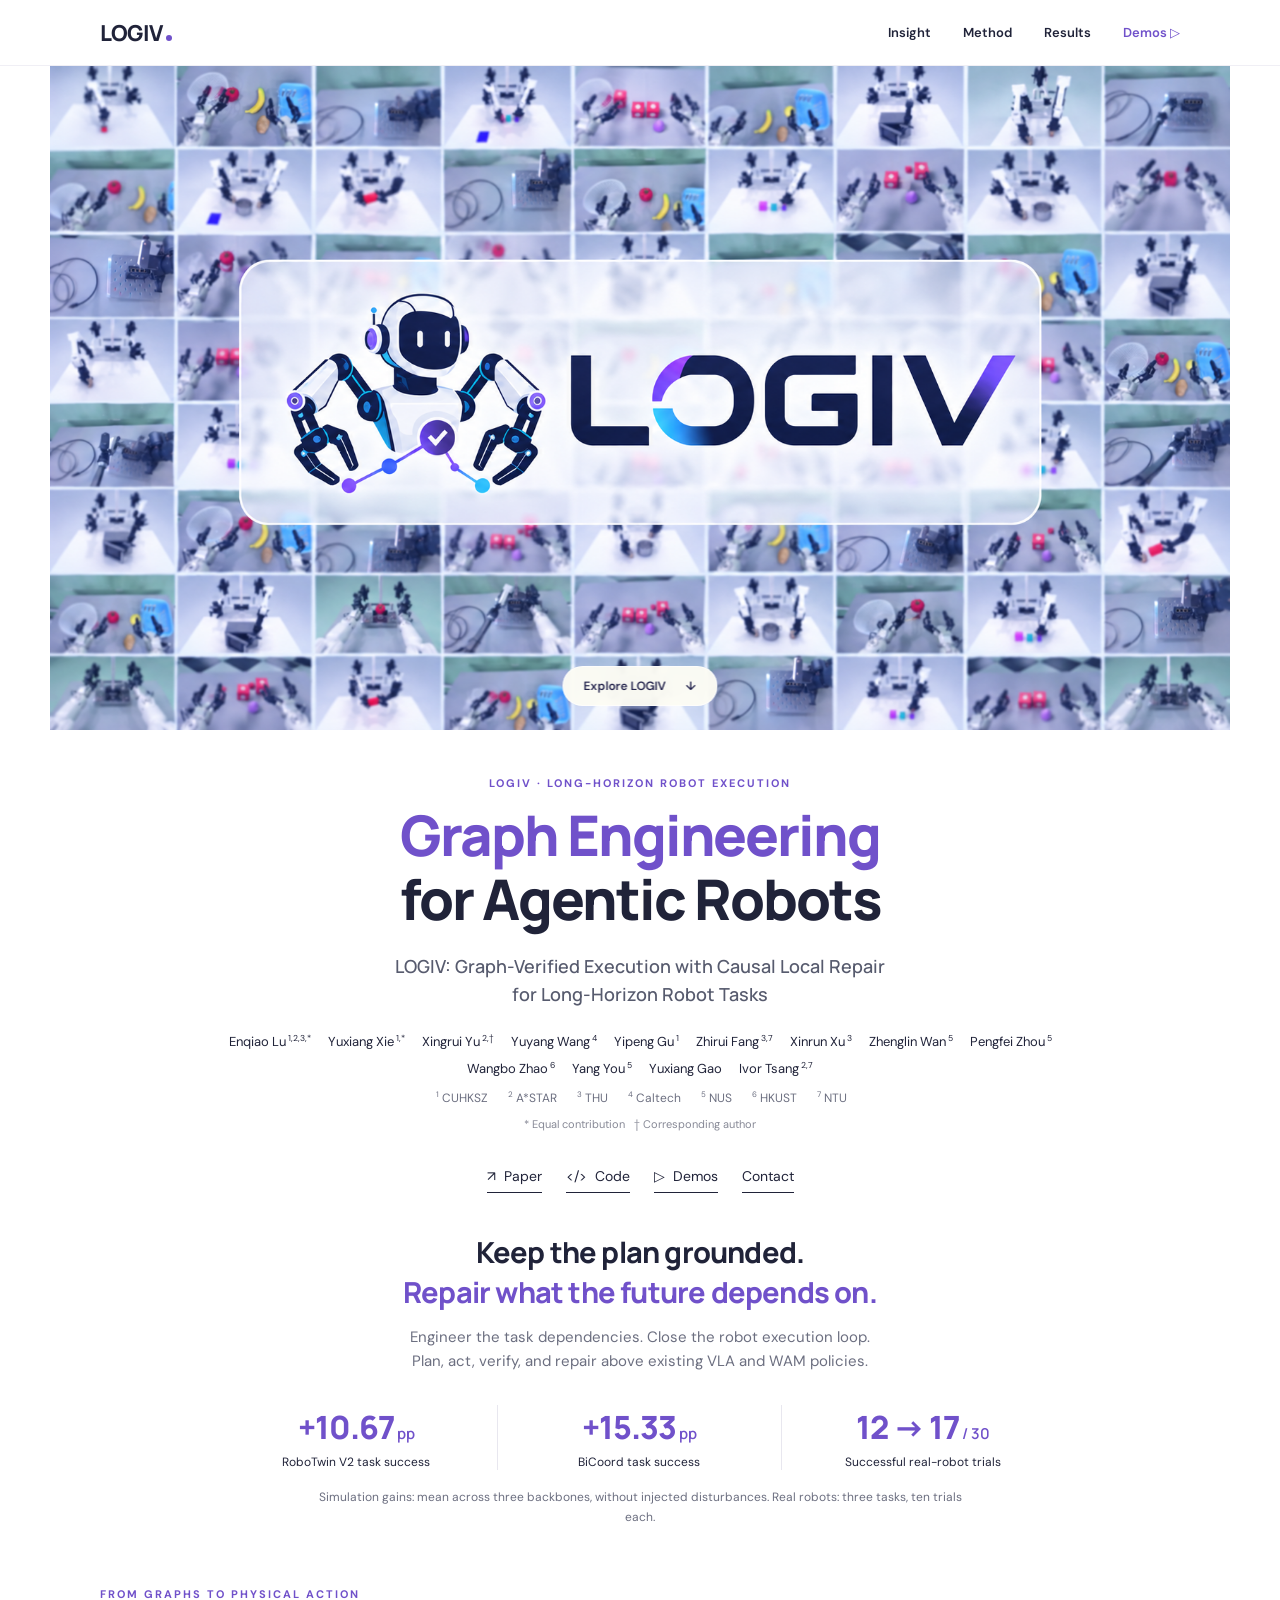
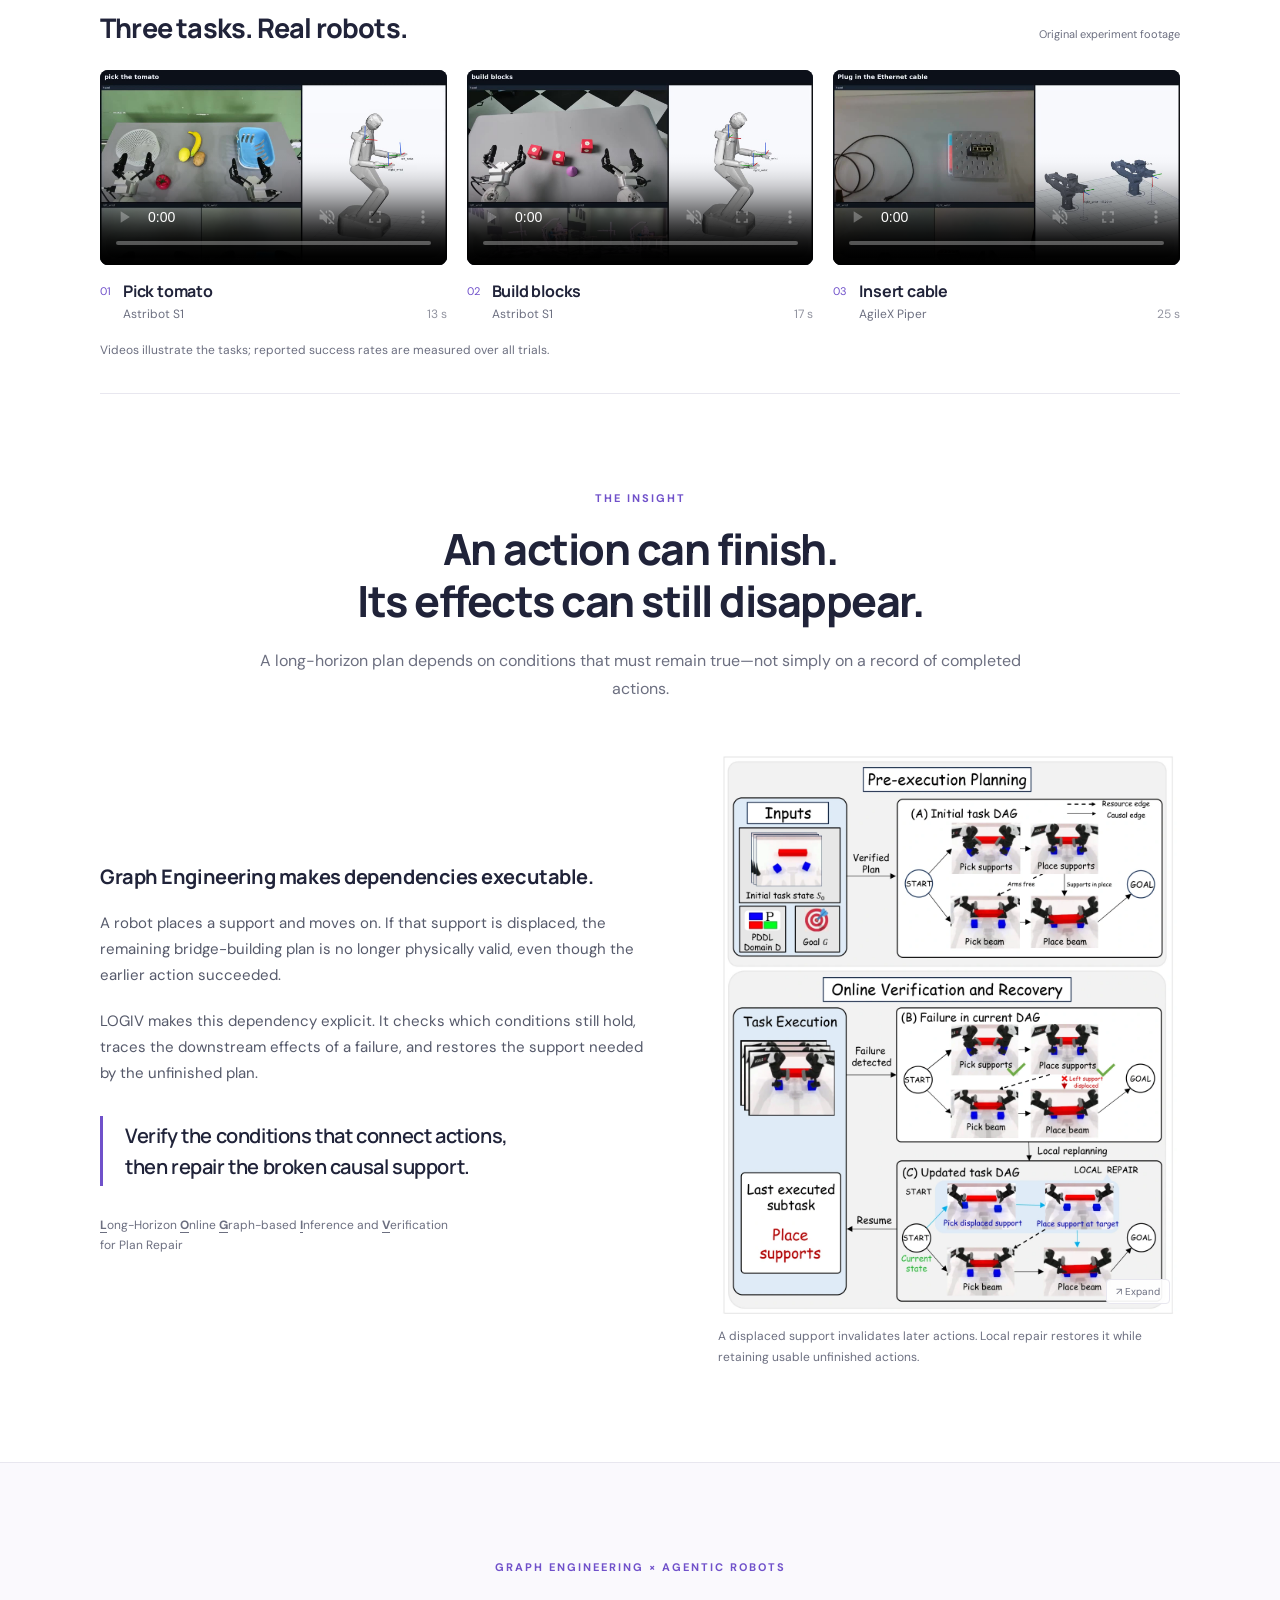
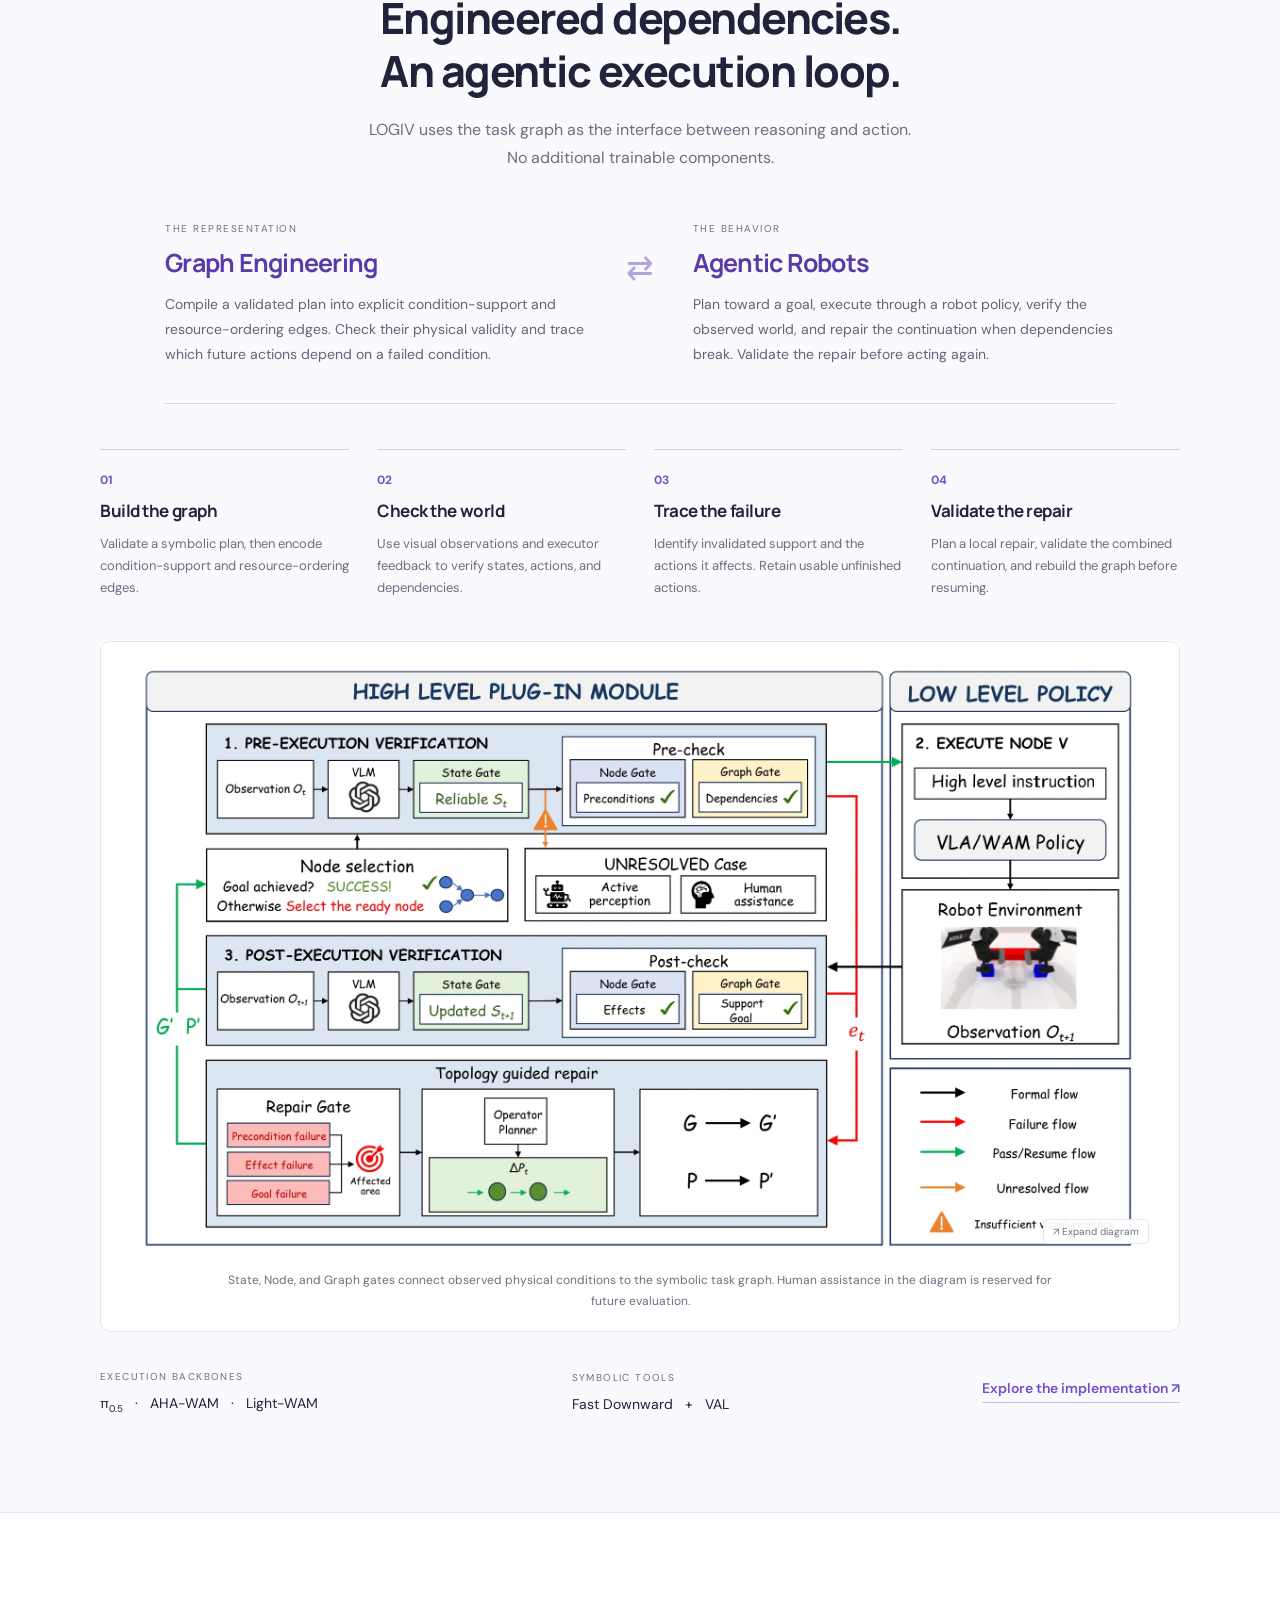
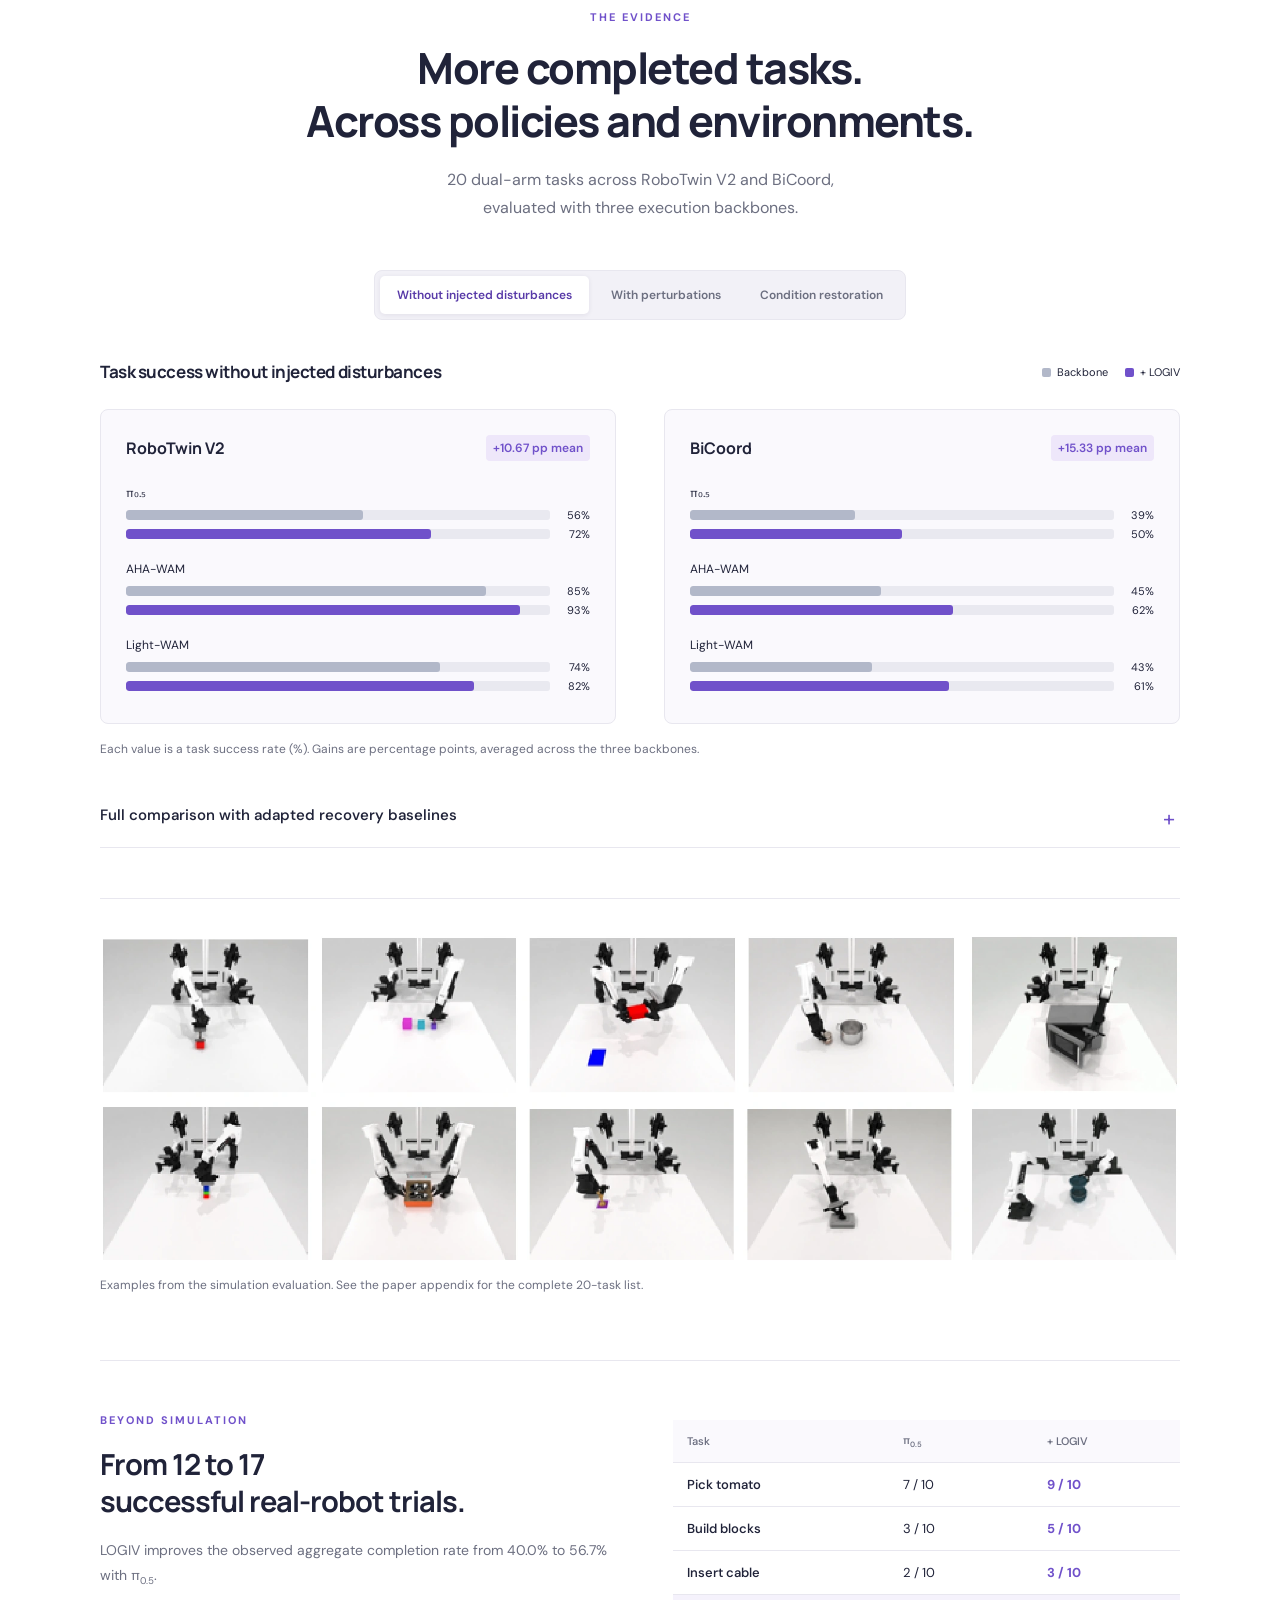
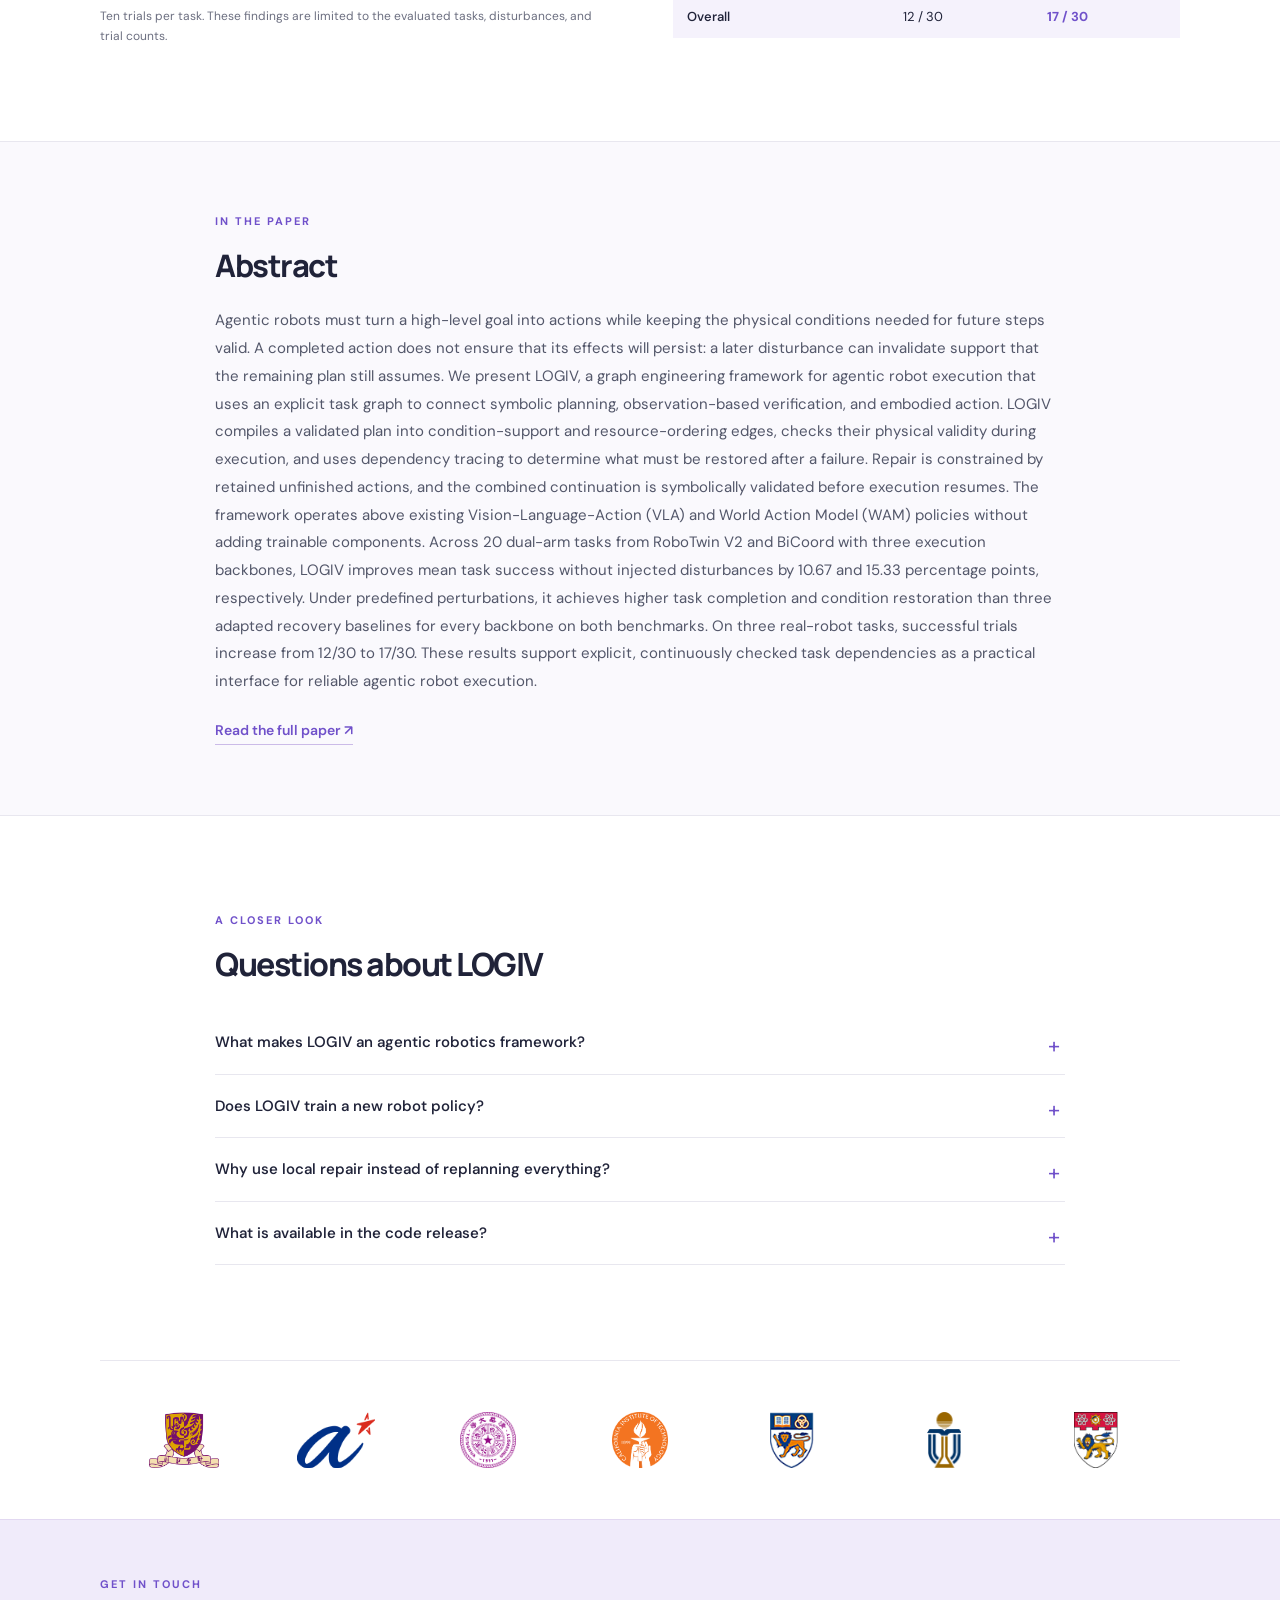
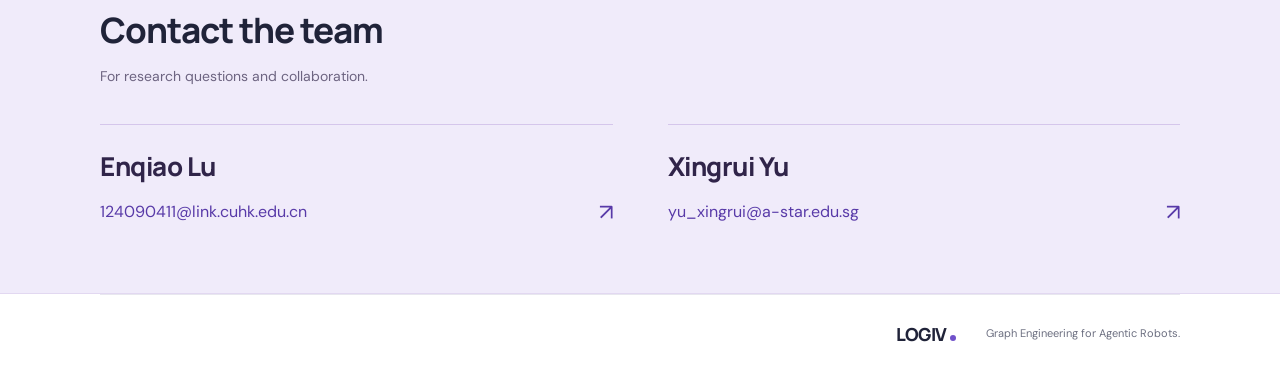
<file: index.html>
<!doctype html>
<html lang="en">
<head>
  <meta charset="utf-8">
  <meta name="viewport" content="width=device-width, initial-scale=1">
  <link rel="canonical" href="https://enqiao-lu.github.io/logiv-project/">
  <meta name="theme-color" content="#faf9ff">
  <title>LOGIV — Graph Engineering for Agentic Robots</title>
  <meta name="description" content="LOGIV connects symbolic planning, observation-based verification, and causal local repair for reliable long-horizon robot execution.">
  <meta property="og:title" content="LOGIV — Graph Engineering for Agentic Robots">
  <meta property="og:description" content="Keep the plan grounded. Repair what the future depends on.">
  <meta property="og:image" content="https://enqiao-lu.github.io/logiv-project/assets/logiv-logo.png">
  <link rel="icon" href="assets/logiv-logo.png" type="image/png">
  <link rel="stylesheet" href="styles.css">
  <script src="script.js" defer></script>
</head>
<body>
<a class="skip" href="#main">Skip to content</a>
<header class="site-header">
  <nav class="nav wrap" aria-label="Main navigation">
    <a class="wordmark" href="#top" aria-label="LOGIV home">LOGIV<span class="wordmark-dot"></span></a>
    <div class="nav-links"><a href="#insight">Insight</a><a href="#method">Method</a><a href="#results">Results</a><a href="#demos">Demos <span aria-hidden="true">▷</span></a></div>
  </nav>
</header>
<main id="main">
  <section class="hero wrap" id="top" aria-labelledby="paper-title">
    <div class="poster-hero"><img class="hero-logo" src="assets/logiv-logo.png" alt="LOGIV robot and graph logo over a collage of manipulation tasks" width="1672" height="941" fetchpriority="high"><a class="poster-scroll" href="#project-intro">Explore LOGIV <span aria-hidden="true">↓</span></a></div>
    <p class="eyebrow" id="project-intro">LOGIV · Long-horizon robot execution</p>
    <h1 class="concept-title"><span>Graph Engineering</span><br>for <span>Agentic Robots</span></h1>
    <p class="paper-subtitle" id="paper-title">LOGIV: Graph-Verified Execution with Causal Local Repair<br class="desktop-break"> for Long-Horizon Robot Tasks</p>
    <div class="authors" aria-label="Authors">
      <span>Enqiao Lu<sup>1,2,3,*</sup></span><span>Yuxiang Xie<sup>1,*</sup></span><span>Xingrui Yu<sup>2,†</sup></span><span>Yuyang Wang<sup>4</sup></span><span>Yipeng Gu<sup>1</sup></span><span>Zhirui Fang<sup>3,7</sup></span><span>Xinrun Xu<sup>3</sup></span><span>Zhenglin Wan<sup>5</sup></span><span>Pengfei Zhou<sup>5</sup></span><span>Wangbo Zhao<sup>6</sup></span><span>Yang You<sup>5</sup></span><span>Yuxiang Gao</span><span>Ivor Tsang<sup>2,7</sup></span>
    </div>
    <p class="affiliations"><span><sup>1</sup> CUHKSZ</span><span><sup>2</sup> A*STAR</span><span><sup>3</sup> THU</span><span><sup>4</sup> Caltech</span><span><sup>5</sup> NUS</span><span><sup>6</sup> HKUST</span><span><sup>7</sup> NTU</span></p>
    <p class="author-note">* Equal contribution &nbsp; † Corresponding author</p>
    <div class="resource-links"><a href="assets/LOGIV-paper.pdf" target="_blank" rel="noopener"><span aria-hidden="true">↗</span> Paper</a><a href="https://github.com/Enqiao-Lu/LOGIV" target="_blank" rel="noopener"><span aria-hidden="true">&lt;/&gt;</span> Code</a><a href="#demos"><span aria-hidden="true">▷</span> Demos</a><a href="#contact">Contact</a></div>
    <h2 class="hero-message">Keep the plan grounded.<br><span>Repair what the future depends on.</span></h2>
    <p class="hero-description">Engineer the task dependencies. Close the robot execution loop.<br class="desktop-break"> Plan, act, verify, and repair above existing VLA and WAM policies.</p>
    <div class="hero-stats" aria-label="Selected results"><div><strong>+10.67<span> pp</span></strong><span>RoboTwin V2 task success</span></div><div><strong>+15.33<span> pp</span></strong><span>BiCoord task success</span></div><div><strong>12 → 17<span> / 30</span></strong><span>Successful real-robot trials</span></div></div>
    <p class="fine-print">Simulation gains: mean across three backbones, without injected disturbances. Real robots: three tasks, ten trials each.</p>
  </section>

  <section class="demos wrap" id="demos" aria-labelledby="demos-title">
    <div class="section-inline"><div><p class="eyebrow">From graphs to physical action</p><h2 id="demos-title">Three tasks. Real robots.</h2></div><span class="section-aside">Original experiment footage</span></div>
    <div class="video-grid">
      <figure><div class="video-shell"><video controls playsinline muted preload="metadata" poster="assets/tomato-poster.jpg" aria-label="Pick tomato demonstration"><source src="assets/tomato.mp4" type="video/mp4"><a href="assets/tomato.mp4">Download pick tomato video</a></video></div><figcaption><span class="demo-index">01</span><div><h3>Pick tomato</h3><p>Astribot S1 <span>13 s</span></p></div></figcaption></figure>
      <figure><div class="video-shell"><video controls playsinline muted preload="metadata" poster="assets/blocks-poster.jpg" aria-label="Build blocks demonstration"><source src="assets/blocks.mp4" type="video/mp4"><a href="assets/blocks.mp4">Download build blocks video</a></video></div><figcaption><span class="demo-index">02</span><div><h3>Build blocks</h3><p>Astribot S1 <span>17 s</span></p></div></figcaption></figure>
      <figure><div class="video-shell"><video controls playsinline muted preload="metadata" poster="assets/cable-poster.jpg" aria-label="Insert cable demonstration"><source src="assets/cable.mp4" type="video/mp4"><a href="assets/cable.mp4">Download insert cable video</a></video></div><figcaption><span class="demo-index">03</span><div><h3>Insert cable</h3><p>AgileX Piper <span>25 s</span></p></div></figcaption></figure>
    </div>
    <p class="section-footnote">Videos illustrate the tasks; reported success rates are measured over all trials.</p>
  </section>

  <section class="section insight wrap" id="insight" aria-labelledby="insight-title">
    <div class="section-heading"><p class="eyebrow">The insight</p><h2 id="insight-title">An action can finish.<br>Its effects can still disappear.</h2><p>A long-horizon plan depends on conditions that must remain true—not simply on a record of completed actions.</p></div>
    <div class="insight-grid">
      <div class="insight-copy"><h3>Graph Engineering makes dependencies executable.</h3><p>A robot places a support and moves on. If that support is displaced, the remaining bridge-building plan is no longer physically valid, even though the earlier action succeeded.</p><p>LOGIV makes this dependency explicit. It checks which conditions still hold, traces the downstream effects of a failure, and restores the support needed by the unfinished plan.</p><blockquote>Verify the conditions that connect actions,<br>then repair the broken causal support.</blockquote><p class="expanded-name"><u>L</u>ong-Horizon <u>O</u>nline <u>G</u>raph-based <u>I</u>nference and <u>V</u>erification for Plan Repair</p></div>
      <figure class="paper-figure overview"><button class="figure-button" type="button" data-image="assets/overview.webp" data-caption="Task-graph construction and local repair in the BiCoord build_bridge task." aria-label="Enlarge task-graph overview"><img src="assets/overview.webp" alt="A bridge-building task graph before a displaced support, and the locally repaired continuation" width="1200" height="1464" loading="lazy"><span class="expand-hint" aria-hidden="true">↗ Expand</span></button><figcaption>A displaced support invalidates later actions. Local repair restores it while retaining usable unfinished actions.</figcaption></figure>
    </div>
  </section>

  <section class="method-band" id="method" aria-labelledby="method-title"><div class="wrap section">
    <div class="section-heading"><p class="eyebrow">Graph Engineering × Agentic Robots</p><h2 id="method-title">Engineered dependencies.<br>An agentic execution loop.</h2><p>LOGIV uses the task graph as the interface between reasoning and action.<br>No additional trainable components.</p></div>
    <div class="concept-bridge">
      <div><p class="concept-label">The representation</p><h3>Graph Engineering</h3><p>Compile a validated plan into explicit condition-support and resource-ordering edges. Check their physical validity and trace which future actions depend on a failed condition.</p></div>
      <span class="concept-connector" aria-hidden="true">⇄</span>
      <div><p class="concept-label">The behavior</p><h3>Agentic Robots</h3><p>Plan toward a goal, execute through a robot policy, verify the observed world, and repair the continuation when dependencies break. Validate the repair before acting again.</p></div>
    </div>
    <ol class="method-steps"><li><span>01</span><h3>Build the graph</h3><p>Validate a symbolic plan, then encode condition-support and resource-ordering edges.</p></li><li><span>02</span><h3>Check the world</h3><p>Use visual observations and executor feedback to verify states, actions, and dependencies.</p></li><li><span>03</span><h3>Trace the failure</h3><p>Identify invalidated support and the actions it affects. Retain usable unfinished actions.</p></li><li><span>04</span><h3>Validate the repair</h3><p>Plan a local repair, validate the combined continuation, and rebuild the graph before resuming.</p></li></ol>
    <figure class="paper-figure method-figure"><button type="button" class="figure-button" data-image="assets/method.webp" data-caption="LOGIV online verification and topology-guided repair. Human assistance is reserved for future evaluation." aria-label="Enlarge LOGIV method diagram"><img src="assets/method.webp" alt="LOGIV pre-checks, robot policy execution, post-checks, and topology-guided repair loop" width="2200" height="1254" loading="lazy"><span class="expand-hint" aria-hidden="true">↗ Expand diagram</span></button><figcaption>State, Node, and Graph gates connect observed physical conditions to the symbolic task graph. Human assistance in the diagram is reserved for future evaluation.</figcaption></figure>
    <div class="method-bottom"><div><span class="small-label">Execution backbones</span><p>π<sub>0.5</sub> &nbsp; · &nbsp; AHA-WAM &nbsp; · &nbsp; Light-WAM</p></div><div><span class="small-label">Symbolic tools</span><p>Fast Downward &nbsp; + &nbsp; VAL</p></div><a class="text-link" href="https://github.com/Enqiao-Lu/LOGIV#method" target="_blank" rel="noopener">Explore the implementation <span aria-hidden="true">↗</span></a></div>
  </div></section>

  <section class="section results wrap" id="results" aria-labelledby="results-title">
    <div class="section-heading"><p class="eyebrow">The evidence</p><h2 id="results-title">More completed tasks.<br>Across policies and environments.</h2><p>20 dual-arm tasks across RoboTwin V2 and BiCoord,<br>evaluated with three execution backbones.</p></div>
    <div class="result-controls" role="group" aria-label="Choose evaluation metric"><button class="active" type="button" data-metric="clean" aria-pressed="true">Without injected disturbances</button><button type="button" data-metric="perturbed" aria-pressed="false">With perturbations</button><button type="button" data-metric="recovery" aria-pressed="false">Condition restoration</button></div>
    <div class="chart-heading"><h3 id="chart-title">Task success without injected disturbances</h3><div class="legend"><span><i class="base-swatch"></i>Backbone</span><span><i class="logiv-swatch"></i>+ LOGIV</span></div></div>
    <div class="benchmark-charts" id="benchmark-charts" aria-live="polite"></div>
    <p class="section-footnote" id="metric-note">Each value is a task success rate (%). Gains are percentage points, averaged across the three backbones.</p>
    <details class="full-results"><summary>Full comparison with adapted recovery baselines</summary><div class="table-scroll"><table id="full-results-table"><caption>Results from the paper. C: no injected disturbances; P: predefined perturbations; R: condition restoration. All values are percentages.</caption><thead><tr><th scope="col">Backbone</th><th scope="col">Method</th><th colspan="3" scope="colgroup">RoboTwin V2</th><th colspan="3" scope="colgroup">BiCoord</th></tr><tr><th></th><th></th><th>C</th><th>P</th><th>R</th><th>C</th><th>P</th><th>R</th></tr></thead><tbody></tbody></table></div></details>
    <figure class="task-strip"><img src="assets/simulation-tasks.webp" alt="Examples of simulated dual-arm manipulation tasks from the paper" width="1800" height="549" loading="lazy"><figcaption>Examples from the simulation evaluation. See the paper appendix for the complete 20-task list.</figcaption></figure>
    <div class="real-results"><div><p class="eyebrow">Beyond simulation</p><h3>From 12 to 17<br>successful real-robot trials.</h3><p>LOGIV improves the observed aggregate completion rate from 40.0% to 56.7% with π<sub>0.5</sub>.</p><p class="section-footnote">Ten trials per task. These findings are limited to the evaluated tasks, disturbances, and trial counts.</p></div><div class="table-scroll"><table><caption class="sr-only">Real-robot task success</caption><thead><tr><th scope="col">Task</th><th scope="col">π<sub>0.5</sub></th><th scope="col">+ LOGIV</th></tr></thead><tbody><tr><th scope="row">Pick tomato</th><td>7 / 10</td><td><strong>9 / 10</strong></td></tr><tr><th scope="row">Build blocks</th><td>3 / 10</td><td><strong>5 / 10</strong></td></tr><tr><th scope="row">Insert cable</th><td>2 / 10</td><td><strong>3 / 10</strong></td></tr><tr class="total"><th scope="row">Overall</th><td>12 / 30</td><td><strong>17 / 30</strong></td></tr></tbody></table></div></div>
  </section>

  <section class="abstract-band"><div class="wrap narrow section"><p class="eyebrow">In the paper</p><h2>Abstract</h2><p class="abstract-text">Agentic robots must turn a high-level goal into actions while keeping the physical conditions needed for future steps valid. A completed action does not ensure that its effects will persist: a later disturbance can invalidate support that the remaining plan still assumes. We present LOGIV, a graph engineering framework for agentic robot execution that uses an explicit task graph to connect symbolic planning, observation-based verification, and embodied action. LOGIV compiles a validated plan into condition-support and resource-ordering edges, checks their physical validity during execution, and uses dependency tracing to determine what must be restored after a failure. Repair is constrained by retained unfinished actions, and the combined continuation is symbolically validated before execution resumes. The framework operates above existing Vision-Language-Action (VLA) and World Action Model (WAM) policies without adding trainable components. Across 20 dual-arm tasks from RoboTwin V2 and BiCoord with three execution backbones, LOGIV improves mean task success without injected disturbances by 10.67 and 15.33 percentage points, respectively. Under predefined perturbations, it achieves higher task completion and condition restoration than three adapted recovery baselines for every backbone on both benchmarks. On three real-robot tasks, successful trials increase from 12/30 to 17/30. These results support explicit, continuously checked task dependencies as a practical interface for reliable agentic robot execution.</p><a class="text-link" href="assets/LOGIV-paper.pdf" target="_blank" rel="noopener">Read the full paper ↗</a></div></section>

  <section class="section wrap narrow faq" aria-labelledby="faq-title"><p class="eyebrow">A closer look</p><h2 id="faq-title">Questions about LOGIV</h2><details><summary>What makes LOGIV an agentic robotics framework?</summary><p>It closes a planning–execution–verification–repair loop. The system reasons about the conditions needed for future actions, observes whether they remain valid, and updates its continuation after failure. Its autonomy is bounded by the symbolic task model, available observations, execution policies, and budget.</p></details><details><summary>Does LOGIV train a new robot policy?</summary><p>No. LOGIV operates above existing VLA and WAM policies. It adds symbolic task-graph construction, runtime verification, and local plan repair without adding trainable components.</p></details><details><summary>Why use local repair instead of replanning everything?</summary><p>Usable unfinished actions constrain the repair. By restoring the support they need and validating the combined continuation, LOGIV can avoid repeating valid work. In the reported ablation, replanning all remaining actions increases repeated valid actions from 0.2 to 1.6.</p></details><details><summary>What is available in the code release?</summary><p>The repository includes a LOGIV core reconstructed from the paper, integration layers for RoboTwin and BiCoord, and two example PDDL/prompt bundles. Complete experimental reproduction additionally requires the original task models, full prompts, policy weights, layouts, perturbation schedules, and budgets. See the <a href="https://github.com/Enqiao-Lu/LOGIV#implementation-and-validation-scope" target="_blank" rel="noopener">repository's validation scope</a>.</p></details></section>


  <section class="institutions wrap" aria-label="Author affiliations"><div><span class="emblem" style="--ratio:1.260000;--scale:1.000000;--offset-x:0.000000;--offset-y:0.000000"><img src="assets/logo-cuhksz.png" alt="CUHKSZ" loading="lazy"></span></div><div><span class="emblem" style="--ratio:1.397351;--scale:1.324503;--offset-x:0.105960;--offset-y:0.152318"><img src="assets/logo-astar.png" alt="A*STAR" loading="lazy"></span></div><div><span class="emblem" style="--ratio:1.000000;--scale:1.000000;--offset-x:0.000000;--offset-y:0.000000"><img src="assets/logo-tsinghua.png" alt="Tsinghua University" loading="lazy"></span></div><div><span class="emblem" style="--ratio:1.003040;--scale:1.000000;--offset-x:0.000000;--offset-y:0.000000"><img src="assets/logo-caltech-seal.png" alt="Caltech" loading="lazy"></span></div><div><span class="emblem" style="--ratio:0.782609;--scale:1.000000;--offset-x:0.000000;--offset-y:0.000000"><img src="assets/logo-nus.png" alt="NUS" loading="lazy"></span></div><div><span class="emblem" style="--ratio:0.610169;--scale:1.000000;--offset-x:0.000000;--offset-y:0.000000"><img src="assets/logo-hkust.png" alt="HKUST" loading="lazy"></span></div><div><span class="emblem" style="--ratio:0.778499;--scale:1.000000;--offset-x:0.000000;--offset-y:0.000000"><img src="assets/logo-ntu.png" alt="NTU" loading="lazy"></span></div></section>
  <section class="contact-band" id="contact" aria-labelledby="contact-title"><div class="wrap"><p class="eyebrow">Get in touch</p><h2 id="contact-title">Contact the team</h2><p class="contact-intro">For research questions and collaboration.</p><div class="contact-people"><a href="mailto:124090411@link.cuhk.edu.cn"><span class="contact-name">Enqiao Lu</span><span class="contact-email">124090411@link.cuhk.edu.cn <span aria-hidden="true">↗</span></span></a><a href="mailto:yu_xingrui@a-star.edu.sg"><span class="contact-name">Xingrui Yu</span><span class="contact-email">yu_xingrui@a-star.edu.sg <span aria-hidden="true">↗</span></span></a></div></div></section>
</main>
<footer class="wrap"><a class="wordmark" href="#top">LOGIV<span class="wordmark-dot"></span></a><p>Graph Engineering for Agentic Robots.</p></footer>
<dialog id="figure-dialog" aria-labelledby="figure-caption"><button type="button" id="close-figure" aria-label="Close enlarged figure">×</button><img id="figure-large" src="assets/overview.webp" alt=""><p id="figure-caption"></p></dialog>
</body>
</html>
</file>
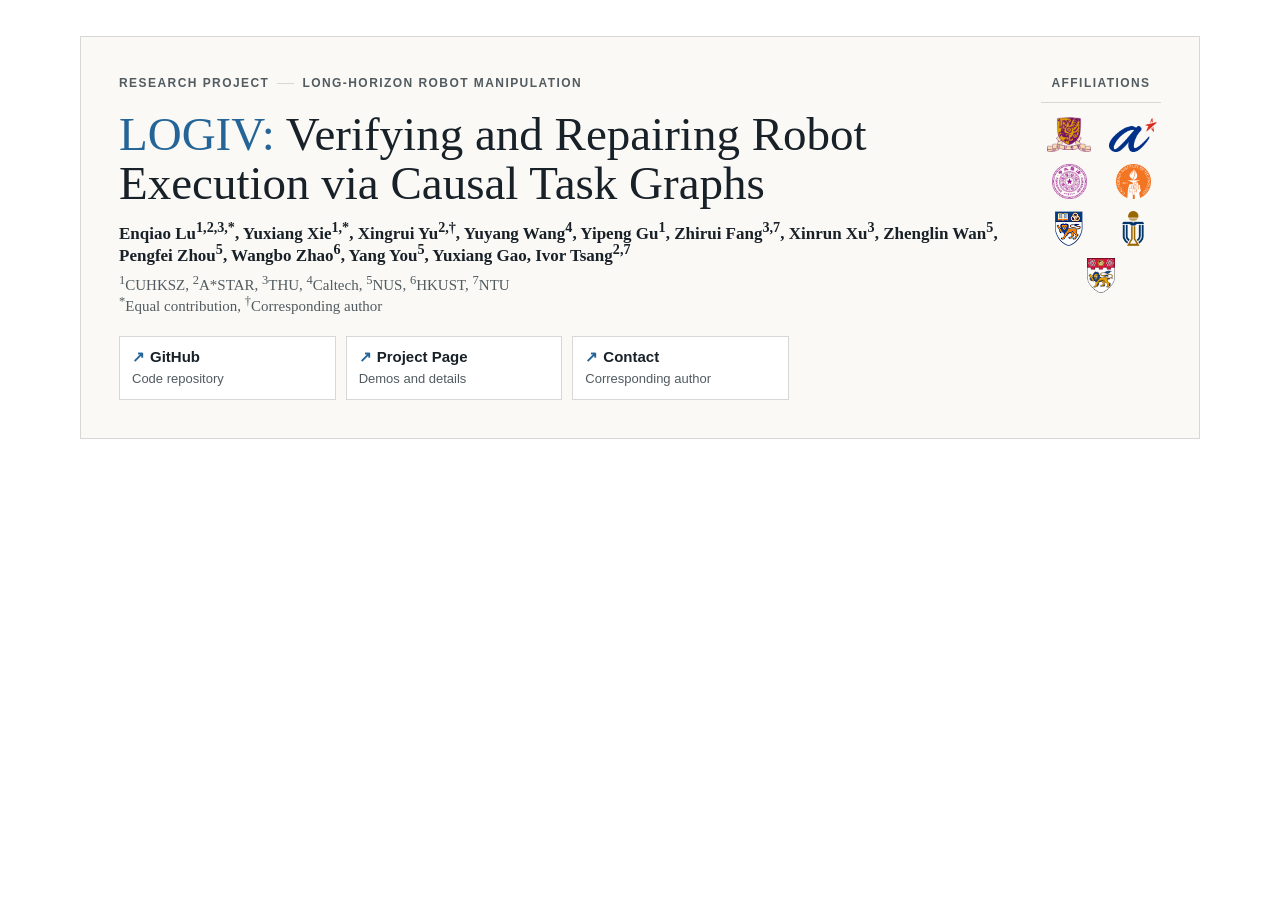
<file: logiv-title-card.html>
<!doctype html>
<html lang="en">
<head>
  <meta charset="utf-8">
  <meta name="viewport" content="width=device-width, initial-scale=1">
  <title>LOGIV | Research Project</title>
  <style>
    :root {
      color-scheme: light;
      --paper: #faf9f6;
      --ink: #182028;
      --muted: #515b60;
      --rule: #d7d8d5;
      --blue: #246497;
    }
    *, *::before, *::after { box-sizing: border-box; }
    body {
      margin: 0;
      padding: clamp(12px, 3vw, 36px);
      background: #fff;
      color: var(--ink);
      font-family: "Times New Roman", Times, serif;
    }
    .title-card {
      display: grid;
      grid-template-columns: minmax(0, 1fr) auto;
      gap: clamp(20px, 3vw, 36px);
      max-width: 1120px;
      margin: 0 auto;
      padding: clamp(20px, 3.3vw, 38px);
      border: 1px solid var(--rule);
      background: var(--paper);
    }
    .eyebrow, .affiliations-heading {
      margin: 0;
      color: var(--muted);
      font: 700 12px/1.35 Arial, sans-serif;
      letter-spacing: .12em;
      text-transform: uppercase;
    }
    .eyebrow {
      display: flex;
      flex-wrap: wrap;
      align-items: center;
      gap: 8px;
    }
    .eyebrow-rule { width: 17px; border-top: 1px solid var(--rule); }
    h1 {
      margin: 19px 0 15px;
      font-size: clamp(28px, 4.1vw, 47px);
      font-weight: 400;
      line-height: 1.04;
    }
    h1 strong { color: var(--blue); font-weight: inherit; }
    .title-line { display: block; }
    .authors { margin: 0 0 7px; font-size: 17px; line-height: 1.32; font-weight: 700; }
    .authors span { white-space: nowrap; }
    sup { line-height: 0; }
    .affiliations, .contributions { margin: 0; color: var(--muted); font-size: 15px; line-height: 1.4; }
    .resources {
      display: grid;
      grid-template-columns: repeat(3, minmax(0, 1fr));
      gap: 10px;
      max-width: 670px;
      margin-top: 19px;
    }
    .resource {
      display: grid;
      align-content: center;
      gap: 4px;
      min-height: 64px;
      padding: 10px 12px;
      border: 1px solid var(--rule);
      background: #fff;
      color: inherit;
      font: 700 15px/1.25 Arial, sans-serif;
      text-decoration: none;
      transition: background-color 140ms ease, border-color 140ms ease, box-shadow 140ms ease, transform 140ms ease;
    }
    .resource small { color: var(--muted); font: 400 13px/1.25 Arial, sans-serif; }
    .resource-arrow { display: inline-block; margin-right: 5px; color: var(--blue); transition: transform 140ms ease; }
    .resource:hover, .resource:focus-visible {
      border-color: var(--blue);
      background: #eaf3fa;
      color: #184f79;
      box-shadow: 0 3px 9px #24649724;
      transform: translateY(-2px);
    }
    .resource:hover .resource-arrow, .resource:focus-visible .resource-arrow { transform: translate(2px, -2px); }
    .resource:focus-visible { outline: 2px solid var(--blue); outline-offset: 3px; }
    .resource:active { background: #deedf8; transform: translateY(0); }
    .affiliations-heading {
      text-align: center;
      padding-bottom: 11px;
      border-bottom: 1px solid var(--rule);
    }
    .logos {
      display: grid;
      grid-template-columns: repeat(2, 56px);
      justify-content: center;
      justify-items: center;
      gap: 12px 8px;
      margin-top: 14px;
    }
    .logos img { width: 48px; height: 35px; object-fit: contain; }
    .logos img:last-child { grid-column: 1 / -1; }
    @media (max-width: 700px) {
      .title-card { grid-template-columns: minmax(0, 1fr); }
      .title-line { display: inline; }
      .affiliations-heading { text-align: left; }
      .logos { display: flex; flex-wrap: wrap; justify-content: flex-start; gap: 12px; }
    }
    @media (max-width: 465px) {
      .resources { grid-template-columns: 1fr; gap: 8px; }
      .resource { min-height: 54px; }
    }
    @media (prefers-reduced-motion: reduce) {
      .resource, .resource-arrow { transition: none; }
    }
  </style>
</head>
<body>
  <main class="title-card" aria-labelledby="logiv-title">
    <header>
      <p class="eyebrow">
        <span>Research Project</span><span class="eyebrow-rule" aria-hidden="true"></span>
        <span>Long-Horizon Robot Manipulation</span>
      </p>
      <h1 id="logiv-title"><span class="title-line"><strong>LOGIV:</strong> Verifying and Repairing Robot</span>
        <span class="title-line">Execution via Causal Task Graphs</span></h1>
      <p class="authors">
        <span>Enqiao Lu<sup>1,2,3,*</sup>,</span>
        <span>Yuxiang Xie<sup>1,*</sup>,</span>
        <span>Xingrui Yu<sup>2,†</sup>,</span>
        <span>Yuyang Wang<sup>4</sup>,</span>
        <span>Yipeng Gu<sup>1</sup>,</span>
        <span>Zhirui Fang<sup>3,7</sup>,</span>
        <span>Xinrun Xu<sup>3</sup>,</span>
        <span>Zhenglin Wan<sup>5</sup>,</span>
        <span>Pengfei Zhou<sup>5</sup>,</span>
        <span>Wangbo Zhao<sup>6</sup>,</span>
        <span>Yang You<sup>5</sup>,</span>
        <span>Yuxiang Gao,</span>
        <span>Ivor Tsang<sup>2,7</sup></span>
      </p>
      <p class="affiliations"><sup>1</sup>CUHKSZ, <sup>2</sup>A*STAR, <sup>3</sup>THU,
        <sup>4</sup>Caltech, <sup>5</sup>NUS, <sup>6</sup>HKUST, <sup>7</sup>NTU</p>
      <p class="contributions"><sup>*</sup>Equal contribution, <sup>†</sup>Corresponding author</p>
      <nav class="resources" aria-label="Project resources">
        <a class="resource" href="https://github.com/Enqiao-Lu/LOGIV" target="_blank" rel="noopener">
          <span><span class="resource-arrow" aria-hidden="true">↗</span>GitHub</span>
          <small>Code repository</small>
        </a>
        <a class="resource" href="https://enqiao-lu.github.io/logiv-project/" target="_blank" rel="noopener">
          <span><span class="resource-arrow" aria-hidden="true">↗</span>Project Page</span>
          <small>Demos and details</small>
        </a>
        <a class="resource" href="mailto:yu_xingrui@a-star.edu.sg">
          <span><span class="resource-arrow" aria-hidden="true">↗</span>Contact</span>
          <small>Corresponding author</small>
        </a>
      </nav>
    </header>
    <aside aria-labelledby="affiliations-heading">
      <h2 class="affiliations-heading" id="affiliations-heading">Affiliations</h2>
      <div class="logos">
        <img alt="CUHKSZ" src="[data-uri]">
        <img alt="A*STAR" src="[data-uri]">
        <img alt="Tsinghua University" src="[data-uri]">
        <img alt="Caltech" src="[data-uri]">
        <img alt="National University of Singapore" src="[data-uri]">
        <img alt="HKUST" src="[data-uri]">
        <img alt="Nanyang Technological University" src="[data-uri]">
      </div>
    </aside>
  </main>
</body>
</html>
</file>
<file: styles.css>
@import url('https://fonts.googleapis.com/css2?family=DM+Sans:wght@400;450;500;550;600;650;700&family=Manrope:wght@500;600;650;700;750;800&display=swap');
:root{--ink:#202339;--muted:#6c6f80;--purple:#7051ca;--purple-dark:#583aa8;--pale:#f5f2fc;--line:#e8e7ef;--soft:#faf9fd;--base:#b2b8c9;--max:1080px;font-family:'DM Sans',sans-serif;color:var(--ink);background:#fff;font-synthesis:none;scroll-behavior:smooth;scroll-padding-top:90px}
*{box-sizing:border-box}body{margin:0}a{color:inherit;text-decoration:none}button,summary,a{-webkit-tap-highlight-color:transparent}button{font:inherit;cursor:pointer}a:hover{color:var(--purple)}a:focus-visible,button:focus-visible,summary:focus-visible,video:focus-visible{outline:3px solid #9272e1;outline-offset:5px}p{line-height:1.75}h1,h2,h3,p,figure{margin:0}h1,h2,h3{font-family:Manrope,'DM Sans',sans-serif}h2{font-size:clamp(30px,3.4vw,43px);line-height:1.22;letter-spacing:-1.5px;font-weight:750}h3{font-size:20px;line-height:1.4;letter-spacing:-.45px}img,video{max-width:100%;height:auto}sup{font-size:.66em;margin-left:2px}sub{font-size:.7em}.wrap{width:min(var(--max),calc(100% - 64px));margin-inline:auto}.narrow{max-width:850px}.sr-only{position:absolute;width:1px;height:1px;padding:0;margin:-1px;overflow:hidden;clip:rect(0,0,0,0);white-space:nowrap;border:0}.skip{position:fixed;top:-80px;left:20px;background:#fff;z-index:100;padding:16px}.skip:focus{top:12px}.site-header{height:66px;background:rgba(255,255,255,.94);backdrop-filter:blur(14px);border-bottom:1px solid #f0eff5;position:sticky;top:0;z-index:20}.nav{display:flex;align-items:center;justify-content:space-between;height:100%}.wordmark{font-family:Manrope,sans-serif;font-size:22px;letter-spacing:-.8px;font-weight:800;display:inline-flex;align-items:baseline;gap:4px}.wordmark-dot{width:6px;height:6px;background:var(--purple);border-radius:50%;display:inline-block}.nav-links{display:flex;gap:32px;font-size:13px;font-weight:600}.nav-links a:last-child{color:var(--purple)}.nav-links a[aria-current]{text-decoration:underline;text-underline-offset:7px}.hero{text-align:center;padding-top:38px}.hero-logo{width:385px;height:auto;border-radius:10px;display:block;margin:0 auto 25px;box-shadow:0 3px 16px #2524490b}.eyebrow{text-transform:uppercase;letter-spacing:2px;font-size:11px;font-weight:700;color:var(--purple);margin-bottom:15px}.hero .eyebrow{margin-bottom:10px}h1{font-size:clamp(24px,2.7vw,34px);letter-spacing:-1px;line-height:1.35;font-weight:750;max-width:950px;margin:auto}.authors{display:flex;flex-wrap:wrap;justify-content:center;gap:7px 17px;max-width:850px;margin:23px auto 10px;font-size:13px;line-height:1.5}.authors span{white-space:nowrap}.affiliations{display:flex;flex-wrap:wrap;justify-content:center;gap:4px 18px;font-size:12px;color:var(--muted)}.author-note{font-size:11px;color:#878996;margin-top:6px}.resource-links{display:flex;flex-wrap:wrap;justify-content:center;gap:24px;margin:25px 0 39px;font-size:14px}.resource-links a{border-bottom:1px solid var(--ink);padding:7px 0;display:flex;gap:8px;align-items:center}.resource-links a:hover{border-color:var(--purple)}.hero-message{font-size:29px;line-height:1.4;letter-spacing:-.8px}.hero-message span{color:var(--purple)}.hero-description{font-size:15px;color:var(--muted);line-height:1.6;margin-top:12px}.hero-stats{display:grid;grid-template-columns:repeat(3,1fr);max-width:850px;margin:32px auto 17px}.hero-stats>div{display:flex;flex-direction:column;gap:5px;border-right:1px solid var(--line)}.hero-stats>div:last-child{border:0}.hero-stats strong{font-family:Manrope,sans-serif;font-size:32px;color:var(--purple);letter-spacing:-1px;font-weight:800}.hero-stats strong span{font-size:15px;letter-spacing:0;font-weight:600}.hero-stats>div>span{font-size:12px}.fine-print,.section-footnote{font-size:12px;color:var(--muted);line-height:1.7}.fine-print{max-width:700px;margin:auto}.demos{padding-top:57px}.section-inline{display:flex;justify-content:space-between;align-items:end;gap:16px}.section-inline h2{font-size:27px;letter-spacing:-.8px}.section-inline .eyebrow{margin-bottom:8px}.section-aside{font-size:11px;color:var(--muted);padding-bottom:4px}.video-grid{display:grid;grid-template-columns:repeat(3,1fr);gap:20px;margin-top:25px}.video-shell{background:#151a26;border-radius:8px;overflow:hidden;aspect-ratio:16/9}.video-shell video{display:block;width:100%;height:100%;object-fit:contain}.video-grid figcaption{display:flex;gap:12px;padding:15px 0}.demo-index{font-size:11px;color:var(--purple);padding-top:4px}.video-grid figcaption>div{flex:1}.video-grid h3{font-size:16px;letter-spacing:-.2px}.video-grid p{font-size:12px;color:var(--muted);margin-top:2px}.video-grid p span{float:right;color:#9294a0}.section{padding-block:95px}.section-heading{text-align:center;margin:0 auto 48px;max-width:800px}.section-heading>p:last-child{font-size:16px;color:var(--muted);margin-top:19px}.insight{margin-top:32px;border-top:1px solid var(--line)}.insight-grid{display:grid;grid-template-columns:1fr .85fr;align-items:center;gap:75px}.insight-copy>p{font-size:15px;margin-top:19px;color:#565a6b}.insight-copy blockquote{font-family:Manrope,sans-serif;border-left:3px solid var(--purple);font-size:20px;line-height:1.55;font-weight:600;margin:30px 0;padding:4px 0 4px 22px;letter-spacing:-.4px}.insight-copy .expanded-name{font-size:12px;color:var(--muted);line-height:1.6;max-width:360px}.expanded-name u{font-weight:700;text-underline-offset:3px}.paper-figure figcaption{font-size:12px;line-height:1.7;color:var(--muted);margin-top:12px}.figure-button{border:0;padding:0;background:#fff;display:block;position:relative;width:100%;border-radius:8px;overflow:hidden;transition:box-shadow .2s}.figure-button:hover{box-shadow:0 5px 26px #2a19501a}.figure-button img{display:block;width:100%}.expand-hint{position:absolute;right:10px;bottom:10px;background:#ffffffee;padding:5px 9px;border:1px solid var(--line);border-radius:4px;color:var(--muted);font-size:10px}.method-band{background:var(--soft);border-block:1px solid var(--line)}.method-steps{display:grid;grid-template-columns:repeat(4,1fr);gap:28px;padding:0;list-style:none;margin:0 0 42px}.method-steps li{border-top:1px solid #d7cdeb;padding-top:18px}.method-steps li>span{font-size:12px;color:var(--purple);font-weight:700}.method-steps h3{font-size:17px;margin:10px 0}.method-steps p{font-size:13px;color:var(--muted);line-height:1.7}.method-figure{padding:20px;background:#fff;border:1px solid var(--line);border-radius:10px}.method-figure figcaption{max-width:850px;margin:16px auto 0;text-align:center}.method-bottom{display:flex;align-items:center;justify-content:space-between;gap:24px;margin-top:32px}.small-label{font-size:10px;text-transform:uppercase;letter-spacing:1.4px;color:var(--muted)}.method-bottom p{font-size:14px;margin-top:6px}.text-link{font-size:14px;font-weight:600;color:var(--purple);border-bottom:1px solid #cbbbe8;padding-bottom:5px;display:inline-block}.result-controls{display:flex;justify-content:center;gap:5px;background:#f2f1f7;border:1px solid var(--line);padding:5px;border-radius:8px;width:max-content;max-width:100%;margin:0 auto 40px}.result-controls button{background:transparent;border:0;font-size:12px;font-weight:600;color:var(--muted);padding:11px 17px;border-radius:5px}.result-controls button.active{background:#fff;color:var(--purple-dark);box-shadow:0 1px 5px #251b4414}.chart-heading{display:flex;justify-content:space-between;align-items:center;gap:20px;margin-bottom:25px}.chart-heading h3{font-size:17px}.legend{display:flex;gap:17px;font-size:11px;white-space:nowrap}.legend span{display:flex;align-items:center;gap:6px}.legend i{display:inline-block;width:9px;height:9px;border-radius:2px}.base-swatch{background:var(--base)}.logiv-swatch{background:var(--purple)}.benchmark-charts{display:grid;grid-template-columns:1fr 1fr;gap:48px}.benchmark-chart{padding:25px;background:var(--soft);border:1px solid var(--line);border-radius:8px}.benchmark-title{display:flex;justify-content:space-between;align-items:center;margin-bottom:24px}.benchmark-title h4{font-size:16px;margin:0;font-family:Manrope,sans-serif}.gain{font-size:12px;color:var(--purple);font-weight:600;background:#eee7fa;border-radius:4px;padding:5px 7px}.bar-group{margin:0 0 20px}.bar-group:last-child{margin-bottom:0}.bar-label{font-size:12px;display:block;margin-bottom:7px}.bar-line{display:flex;align-items:center;gap:8px;margin:5px 0}.bar-track{height:10px;background:#e9e9f0;flex:1;border-radius:3px;overflow:hidden}.bar{height:100%;background:var(--base);border-radius:3px;transition:width .3s}.bar.logiv{background:var(--purple)}.bar-number{font-size:11px;font-variant-numeric:tabular-nums;width:32px;text-align:right}.results>#metric-note{margin-top:15px}.full-results{margin-top:25px}.table-scroll{overflow:auto}table{width:100%;border-collapse:collapse;text-align:left;font-size:13px;font-variant-numeric:tabular-nums}th,td{padding:13px 14px;border-bottom:1px solid var(--line)}th{font-weight:550}thead th{font-size:11px;color:var(--muted);background:var(--soft)}td strong{color:var(--purple)}caption{caption-side:bottom;text-align:left;font-size:11px;color:var(--muted);line-height:1.6;padding:12px 0}.highlight td{background:var(--pale);font-weight:600;color:var(--purple-dark)}.full-results table{min-width:700px}.full-results th,.full-results td{padding:10px 12px}.task-strip{margin:50px 0 0;padding-top:35px;border-top:1px solid var(--line)}.task-strip img{width:100%;display:block}.task-strip figcaption{font-size:12px;color:var(--muted);margin-top:13px;line-height:1.6}.real-results{display:grid;grid-template-columns:1fr 1fr;gap:65px;align-items:center;margin-top:65px;padding-top:50px;border-top:1px solid var(--line)}.real-results h3{font-size:29px;line-height:1.3;letter-spacing:-1px}.real-results p:not(.eyebrow){font-size:14px;color:var(--muted);margin-top:17px}.real-results p.section-footnote{font-size:12px}.total th,.total td{border-bottom:0;background:var(--pale)}.abstract-band{background:var(--soft);border-block:1px solid var(--line)}.abstract-band .section{padding-block:70px}.abstract-band h2{font-size:31px}.abstract-text{font-size:15px;line-height:1.85;color:#53576a;margin:23px 0}.faq h2{font-size:32px;margin-bottom:27px}details{border-bottom:1px solid var(--line)}summary{cursor:pointer;list-style:none;position:relative;padding:20px 32px 20px 0;font-size:15px;font-weight:550;line-height:1.5}summary::-webkit-details-marker{display:none}summary::after{content:'+';position:absolute;right:5px;top:18px;color:var(--purple);font-size:22px;font-weight:400}details[open]>summary::after{content:'−'}details p{font-size:14px;color:var(--muted);padding:0 30px 23px 0}details p a{color:var(--purple);text-decoration:underline;text-underline-offset:3px}.citation{padding-bottom:65px}.citation h2{font-size:30px}.copy-button{border:1px solid #ddd6ec;background:#fff;padding:8px 14px;border-radius:5px;font-size:12px;color:var(--purple)}.copy-button:hover{background:var(--pale)}pre{margin:20px 0 10px;padding:25px;border:1px solid var(--line);border-radius:8px;background:var(--soft);font-size:12px;line-height:1.75;overflow:auto;color:#505467}.institutions{display:grid;grid-template-columns:repeat(7,1fr);align-items:center;gap:30px;padding:45px 20px;border-top:1px solid var(--line)}.institutions>div{height:53px;display:flex;align-items:center;justify-content:center}.institutions img{max-height:53px;max-width:100%;object-fit:contain}.institutions .company-logo img{max-height:58px}footer{display:flex;align-items:center;flex-wrap:wrap;gap:15px 30px;padding:27px 0;border-top:1px solid var(--line);font-size:11px;color:var(--muted)}footer .wordmark{font-size:18px;color:var(--ink)}footer>a:last-of-type{margin-left:auto}.footer-credit{flex-basis:100%;font-size:10px;text-align:right;color:#999aa5}dialog{border:1px solid var(--line);border-radius:12px;padding:38px 25px 22px;max-width:min(94vw,1300px);max-height:94vh;box-shadow:0 20px 100px #15102f33}dialog::backdrop{background:#141426b8;backdrop-filter:blur(5px)}dialog img{display:block;max-height:75vh;width:auto;max-width:100%;margin:auto;object-fit:contain}dialog p{font-size:12px;color:var(--muted);margin:15px auto 0;max-width:800px}#close-figure{position:absolute;right:10px;top:5px;background:transparent;border:0;font-size:30px;color:var(--muted);padding:1px 9px}
@media(min-width:1450px){.hero-logo{width:430px}.hero{padding-top:45px}}
@media(max-width:800px){.wrap{width:calc(100% - 40px)}.hero-logo{width:340px}.section{padding-block:65px}.insight-grid{gap:30px;grid-template-columns:1fr 1fr}.insight-copy blockquote{font-size:17px}.method-steps{grid-template-columns:1fr 1fr;gap:25px}.method-bottom{flex-wrap:wrap}.benchmark-charts{gap:20px}.benchmark-chart{padding:18px}.real-results{gap:25px}.institutions{gap:22px}.chart-heading{align-items:start}.hero-stats strong{font-size:27px}.video-grid{gap:12px}}
@media(max-width:600px){:root{scroll-padding-top:76px}.wrap{width:calc(100% - 36px)}.site-header{height:59px}.wordmark{font-size:19px}.nav-links{gap:17px;font-size:11px}.nav-links a span{display:none}.hero{padding-top:27px}.hero-logo{width:290px;margin-bottom:21px}.hero .eyebrow{font-size:9px;letter-spacing:1.5px}h1{font-size:24px;line-height:1.35;letter-spacing:-.65px}.desktop-break{display:none}.authors{font-size:11px;gap:7px 12px;margin-top:19px}.affiliations{font-size:10px;gap:3px 13px}.author-note{font-size:10px}.resource-links{gap:22px;font-size:12px;margin:23px 0 31px}.hero-message{font-size:24px}.hero-description{font-size:13px}.hero-stats{margin:26px -3px 14px;gap:4px}.hero-stats strong{font-size:22px;letter-spacing:-.7px}.hero-stats strong span{font-size:10px}.hero-stats>div>span{font-size:10px;line-height:1.5;padding-inline:5px}.fine-print{font-size:10px}.demos{padding-top:39px}.section-inline h2{font-size:24px}.section-aside{display:none}.video-grid{grid-template-columns:1fr;gap:18px;margin-top:20px}.video-grid figcaption{padding:12px 0}.video-grid h3{font-size:16px}.video-grid p{font-size:11px}.demos>.section-footnote{font-size:11px}.section{padding-block:55px}.section-heading{text-align:left;margin-bottom:30px}.section-heading h2{font-size:31px;letter-spacing:-1px}.section-heading>p:last-child{font-size:14px;margin-top:16px}.insight{margin-top:34px}.insight-grid{grid-template-columns:1fr;gap:30px}.insight-copy>p{font-size:14px}.insight-copy blockquote{font-size:19px;margin-block:23px}.overview{max-width:420px;margin:auto}.method-steps{gap:22px 20px}.method-steps h3{font-size:15px}.method-steps p{font-size:12px}.method-figure{padding:10px}.method-figure figcaption{text-align:left;font-size:11px}.method-bottom{gap:24px}.method-bottom p{font-size:13px}.result-controls{width:100%;gap:2px;justify-content:stretch;padding:4px;margin-bottom:28px}.result-controls button{font-size:10px;padding:10px 8px;flex:1;line-height:1.4}.chart-heading{flex-direction:column;gap:12px}.chart-heading h3{font-size:16px}.benchmark-charts{grid-template-columns:1fr}.benchmark-chart{padding:22px}.bar-track{height:11px}.real-results{grid-template-columns:1fr;margin-top:40px;padding-top:35px;gap:25px}.real-results h3{font-size:27px}.task-strip{margin-top:35px;padding-top:25px}.task-strip img{min-height:140px;object-fit:contain}.abstract-band .section{padding-block:50px}.abstract-text{font-size:14px;line-height:1.85}.faq h2{font-size:28px}summary{font-size:14px}.citation h2{font-size:27px}pre{font-size:10px;padding:17px}.institutions{grid-template-columns:repeat(4,1fr);gap:25px 20px;padding:30px 5px}.institutions>div{height:42px}.institutions img{max-height:42px}.institutions .company-logo img{max-height:42px}footer{gap:15px;font-size:10px}footer p{flex-basis:70%;line-height:1.5}footer>a:last-of-type{margin-left:0}.footer-credit{text-align:left}dialog{padding:38px 12px 18px}.hero-stats>div:first-child strong{white-space:nowrap}}
@media(prefers-reduced-motion:reduce){:root{scroll-behavior:auto}*,*::before,*::after{transition:none!important;animation:none!important}}


/* Core research framing */
.concept-title{font-size:clamp(35px,4.5vw,56px);line-height:1.14;letter-spacing:-2px;font-weight:800}.concept-title span:first-child{color:var(--purple)}.paper-subtitle{font-family:Manrope,sans-serif;font-size:18px;line-height:1.55;font-weight:550;max-width:830px;margin:22px auto 0;color:#575b6e}.hero .hero-logo{width:330px;margin-bottom:23px}.concept-bridge{display:grid;grid-template-columns:1fr 55px 1fr;gap:25px;align-items:start;max-width:950px;margin:0 auto 45px;padding-bottom:36px;border-bottom:1px solid #ded7ec}.concept-bridge h3{font-size:25px;letter-spacing:-.75px;color:var(--purple-dark);margin:7px 0 12px}.concept-bridge p:not(.concept-label){font-size:14px;color:#616577;line-height:1.8}.concept-label{font-size:10px;letter-spacing:1.5px;text-transform:uppercase;color:var(--muted)}.concept-connector{font-size:33px;color:#b5a4d8;margin-top:26px;text-align:center}
@media(max-width:600px){.concept-title{font-size:36px;letter-spacing:-1.3px}.paper-subtitle{font-size:14px;line-height:1.6;margin-top:18px}.hero .hero-logo{width:275px}.concept-bridge{grid-template-columns:1fr;gap:14px;margin-bottom:30px;padding-bottom:28px}.concept-bridge h3{font-size:23px}.concept-bridge p:not(.concept-label){font-size:13px}.concept-connector{display:none}.concept-bridge>div+span+div{margin-top:15px}}

.footer-brand{display:flex;flex-direction:column;gap:8px}.footer-contacts{display:flex;gap:35px;margin-left:auto}.footer-contacts a{display:flex;flex-direction:column;gap:7px;line-height:1.5}.footer-contacts strong{font-size:12px;color:var(--ink);font-weight:600}.footer-contacts span{font-size:11px;color:var(--purple)}
@media(max-width:700px){.footer-contacts{margin-left:0;flex-wrap:wrap;gap:18px 30px}.footer-brand{flex-basis:100%}footer{padding-block:25px;gap:25px}}

.contact-band{background:#f0ebfa;border-block:1px solid #e2d8f1;padding:55px 0 60px}.contact-band h2{font-size:35px;letter-spacing:-1px}.contact-intro{color:#6d6481;font-size:14px;margin-top:12px}.contact-people{display:grid;grid-template-columns:1fr 1fr;gap:55px;margin-top:35px}.contact-people>a{display:flex;flex-direction:column;gap:13px;padding:23px 0 6px;border-top:1px solid #d5c6eb}.contact-name{font-family:Manrope,sans-serif;font-size:26px;font-weight:750;letter-spacing:-.5px;color:#302449}.contact-email{font-size:16px;color:var(--purple-dark);display:flex;align-items:center;justify-content:space-between;gap:15px}.contact-email>span{font-size:23px}.contact-people a:hover .contact-email{text-decoration:underline;text-underline-offset:5px}
@media(max-width:700px){.contact-band{padding:40px 0 45px}.contact-band h2{font-size:31px}.contact-people{grid-template-columns:1fr;gap:25px;margin-top:27px}.contact-name{font-size:25px}.contact-email{font-size:15px}}

/* Full-screen original poster; the foreground image is kept intact. */
.hero.wrap{width:100%;padding-top:0}.poster-hero{position:relative;width:100%;height:calc(100svh - 66px);min-height:420px;overflow:hidden;background:#d9e0f0;isolation:isolate}.poster-hero::before{content:'';position:absolute;inset:-20px;background:url('assets/logiv-logo.png') center/cover;filter:blur(18px);opacity:.6;z-index:-1}.hero .poster-hero .hero-logo{width:100%;height:100%;object-fit:contain;display:block;max-width:none;margin:0;border-radius:0;box-shadow:none}.poster-scroll{position:absolute;bottom:24px;left:50%;transform:translateX(-50%);background:#fffef5ed;color:#26264e;border:1px solid #ffffffaa;border-radius:24px;padding:11px 20px;font-size:12px;font-weight:600;box-shadow:0 4px 20px #29223e14;display:flex;align-items:center;gap:20px;backdrop-filter:blur(12px)}.hero #project-intro{padding-top:44px}.hero .authors{width:min(850px,calc(100% - 36px))}.hero .affiliations{padding-inline:18px}.hero h1,.hero .paper-subtitle,.hero .hero-message,.hero .hero-description,.hero .fine-print{padding-inline:18px}.hero .hero-stats{width:min(850px,calc(100% - 30px));margin-inline:auto}
.institutions{--emblem-height:56px;gap:24px;grid-template-columns:repeat(7,1fr)}.institutions>div{height:68px}.institutions .emblem{position:relative;display:block;overflow:hidden;height:var(--emblem-height);width:calc(var(--emblem-height)*var(--ratio));flex-shrink:0}.institutions .emblem img{position:absolute;left:calc(-1*var(--emblem-height)*var(--offset-x));top:calc(-1*var(--emblem-height)*var(--offset-y));height:calc(var(--emblem-height)*var(--scale));width:auto;max-width:none;max-height:none;object-fit:initial}.institutions .company-logo img{width:155px;max-width:100%;max-height:none;height:auto}
@media(max-width:700px){.institutions{--emblem-height:48px;grid-template-columns:repeat(4,1fr);gap:18px}.institutions>div{height:60px}.institutions .company-logo{grid-column:span 2}.institutions .company-logo img{width:145px}.poster-hero{height:calc(100svh - 59px);min-height:420px}.hero .poster-hero .hero-logo{width:100%;height:100%}.hero #project-intro{padding-top:32px}.poster-scroll{bottom:26px;white-space:nowrap}}
:root{scroll-behavior:auto}
.poster-hero{width:min(1180px,100%);height:auto;min-height:0;margin-inline:auto;background:none}.poster-hero::before{display:none}.hero .poster-hero .hero-logo{height:auto}.poster-scroll{box-shadow:none}
</file>
